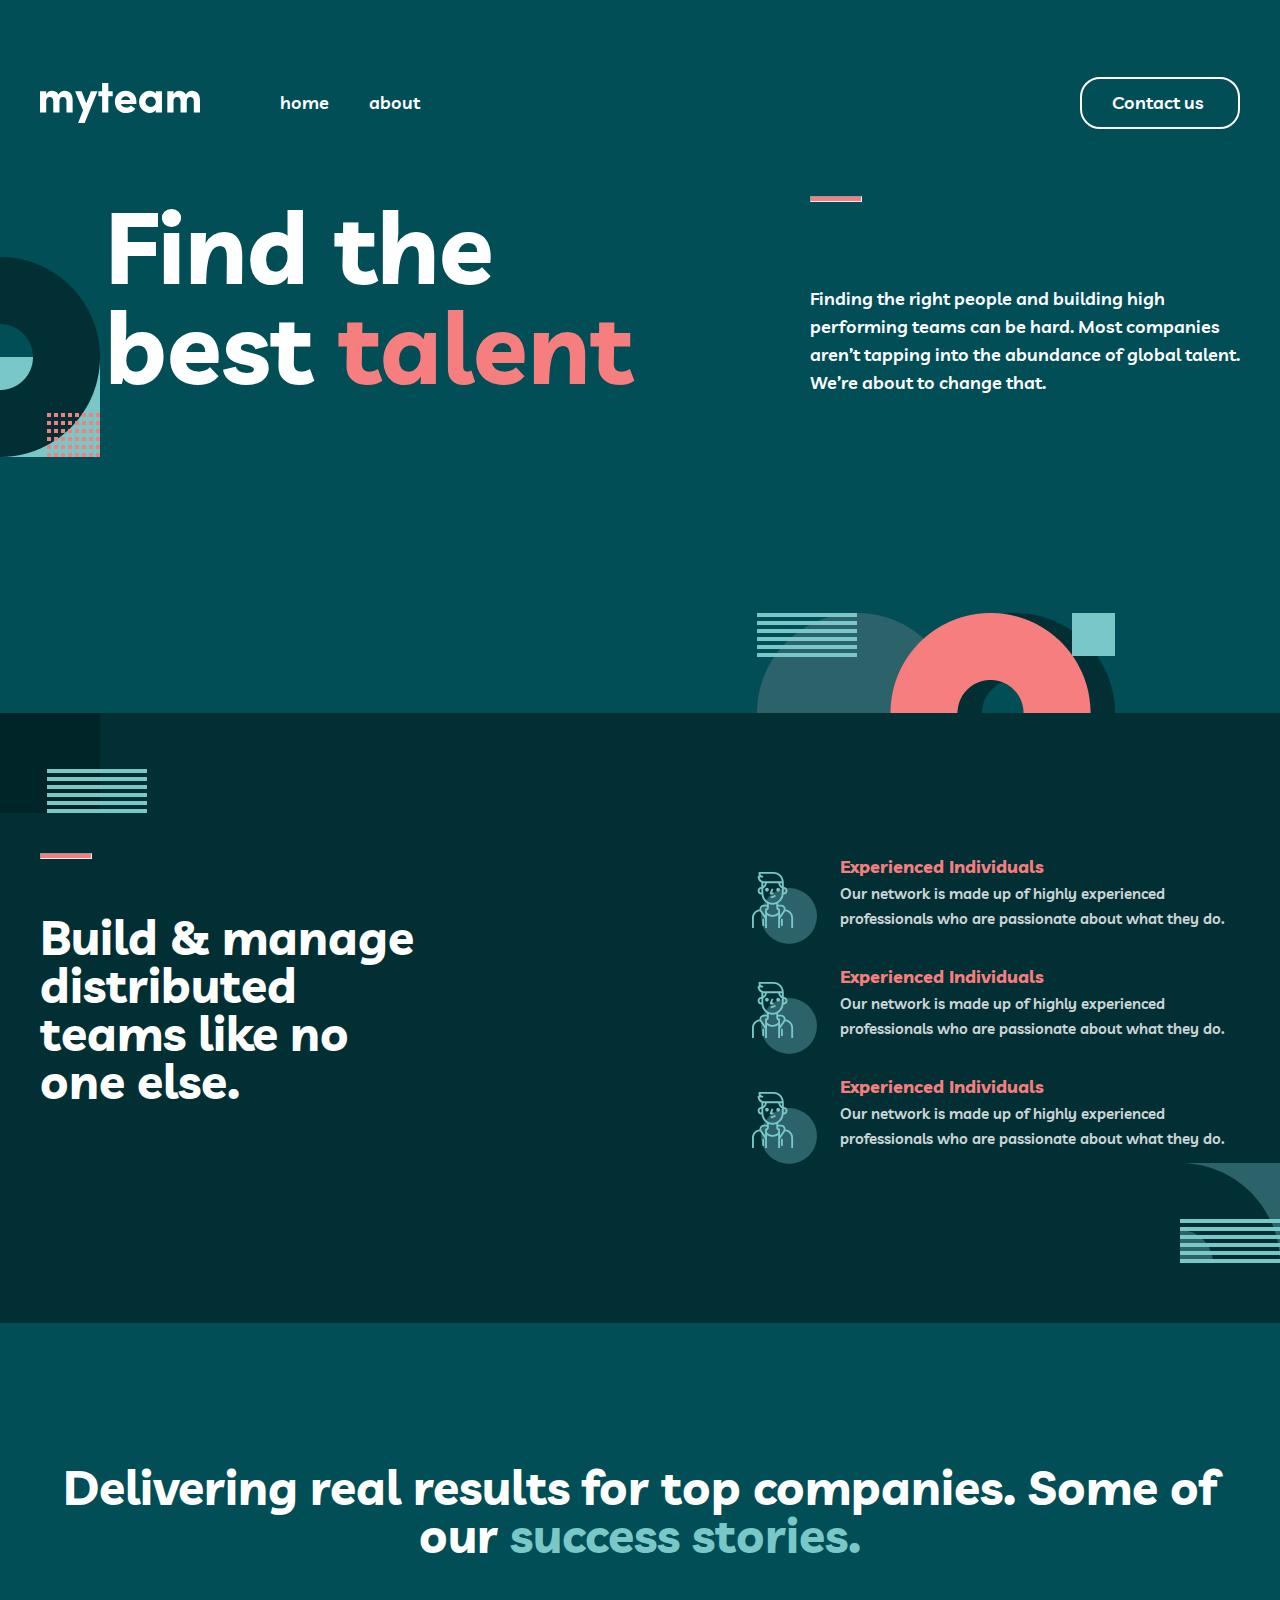
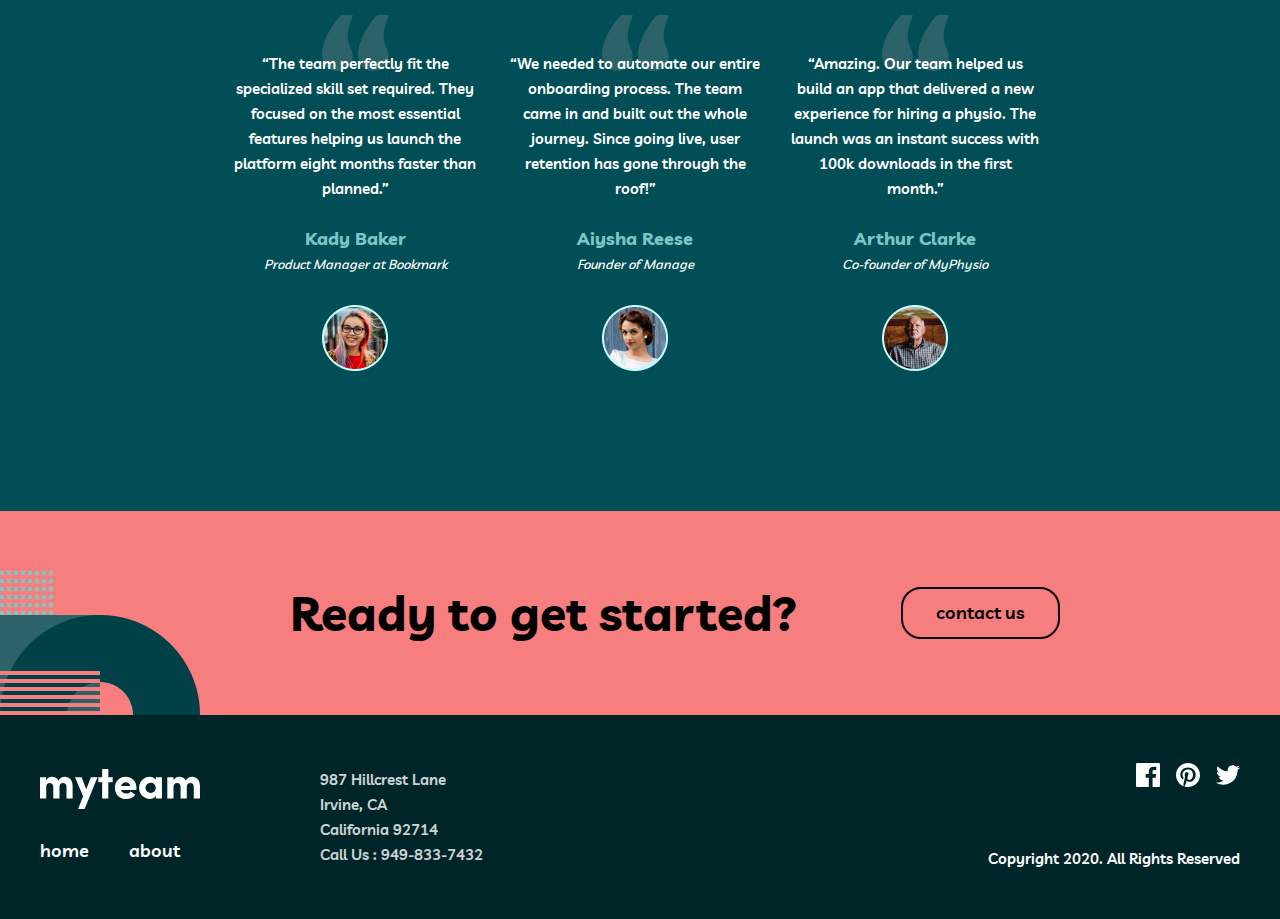
<file: index.html>
<!DOCTYPE html>
<html lang="en">
  <head>
    <meta charset="UTF-8" />
    <meta name="viewport" content="width=device-width, initial-scale=1.0" />
    <link rel="stylesheet" href="./styles/style.css" />
    <title>MY team | home</title>
    <link rel="shortcut icon" href="images/myteam 2.svg" type="image/x-icon">
  </head>
  <body>
    <!-- header start -->
    <header class="header headerimg">
      <div class="container">
        
      <nav class="nav">
        <div class="nav-left">
          <img src="images/myteam 2.svg" alt="my team logo">
          <div class="nav-ul">
            <ul class="nav-link-left">
              <li class="nav-links"><a class="" href="index.html">home</a></li>
              <li class="nav-links"><a class="" href="about.html">about</a></li>
            </ul>
          </div>
      </div>
            <a class="nav-right-a" href="contact.html">Contact us</a>
          </ul>
        </nav>
      <section>
        <div class="talent">
          <div class="talent-left"><h1 class="talent-h1">Find the <br> best <span>talent</span></h1></div>
          <div class="talent-right">
            <hr class="talent-hr">
            <p class="talent-p">Finding the right people and building high <br> performing teams can be hard. Most companies <br> aren’t tapping into the abundance of global talent. <br> We’re about to change that.</p>
          </div>
        </div>
      </section>
      </div>
      
    </header>
    <!-- header end -->

    <!-- main start -->
    <main class="main">
      <section class="build mainimg  resuldimg">
        <div class="container">
          <div class="build-df">
            <div class="text-left">
              <hr class="build-hr">
              <h2 class="build-h2">Build & manage distributed teams like no one else.</h2>
            </div>
            <div class="text-right">
              <div class="text">
                <div class="card">
                  <div class="card-img">
                    <img src="images/icon-feature-experience (1).svg" alt="" width="72" height="72"></div>
                    <div class="card-text">
                      <h5 class="card-h5">Experienced Individuals</h5>
                      <p class="card-p">Our network is made up of highly experienced professionals who are passionate about what they do.</p>
                    </div>
                </div>
                <div class="card">
                  <div class="card-img">
                    <img src="images/icon-feature-experience (1).svg" alt="" width="72" height="72"></div>
                    <div class="card-text">
                      <h5 class="card-h5">Experienced Individuals</h5>
                      <p class="card-p">Our network is made up of highly experienced professionals who are passionate about what they do.</p>
                    </div>
                </div>
                <div class="card">
                  <div class="card-img">
                    <img src="images/icon-feature-experience (1).svg" alt="" width="72" height="72"></div>
                    <div class="card-text">
                      <h5 class="card-h5">Experienced Individuals</h5>
                      <p class="card-p">Our network is made up of highly experienced professionals who are passionate about what they do.</p>
                    </div>
                </div>
              </div>
            </div>
          </div>
        </section>
        <section class="result ">
          <div class="container">
            <div class="resuld-text">
              <h2 class="result-h2">
                Delivering real results for top companies. Some of our <span>success stories.</span>
              </h2>
            </div>
            <div class="resuld-cards">
              <div class="resul-card">
                <img class="result-qoshtirnoq-img" src="images/icon-quotes.svg" alt="">
                <p class="result-p">
                  “The team perfectly fit the specialized skill set required. They focused on the most essential features helping us launch the platform eight months faster than planned.”
                </p>
                <h4 class="resuld-h4">
                  Kady Baker
                </h4>
                <h6 class="resuld-h6">
                  Product Manager at Bookmark
                </h6>
                <img class="img-pnj" src="images/kady.png" alt="kadiy">
              </div>
              
              <div class="resul-card">
                <img class="result-qoshtirnoq-img" src="images/icon-quotes.svg" alt="">
                <p class="result-p">
                  “We needed to automate our entire onboarding process. The team came in and built out the whole journey. Since going live, user retention has gone through the roof!”
                </p>
                <h4 class="resuld-h4">
                  Aiysha Reese
                </h4>
                <h6 class="resuld-h6">
                  Founder of Manage
                </h6>
                <img class="img-pnj" src="images/aisha.png" alt="kadiy">
              </div>
              
              <div class="resul-card">
                <img class="result-qoshtirnoq-img " src="images/icon-quotes.svg" alt="">
                <p class="result-p">
                  “Amazing. Our team helped us build an app that delivered a new experience for hiring a physio. The launch was an instant success with 100k downloads in the first month.”
                </p>
                <h4 class="resuld-h4">
                  Arthur Clarke
                </h4>
                <h6 class="resuld-h6">
                  Co-founder of MyPhysio
                </h6>
                <img class="img-pnj" src="images/arthur.png" alt="kadiy">
              </div>
            </div>
          </div>
        </section>
        
        <section class="contact contactimg">
          <div class="container">
            <div class="contact-df">
              <div class="contact-left">
                <h2 class="contact-h2">Ready to get started?</h2>
              </div>
              <div class="contact right">
                <a class="contact-a" href="">contact us</a>
              </div>
            </div>
          </div>
        </section>
      </main>
      </div>
    <!-- main end -->

    <!-- footer start -->
    <footer class="footer">
      <section class="footer-section">
        <div class="container">
          
        <div class="footer-text">
          <div class="footer-left">
            <div class="footer-logo-ul">
              <a href="index.html"><img src="images/myteam 2.svg" alt=""></a>
              
              <ul class="footer-lf-ul">
                <li class="nav-links"><a class="footer-li-a" href="#">home</a></li>
                <li class="nav-links"><a class="footer-li-a" href="about.html">about</a></li>
              </ul>
            </div>
           <div class="footer-uls">
              <ul class="footer-ul">
                <li class="footer-li"><a class="footer-links" href="#">987  Hillcrest Lane</a></li>
                <li class="footer-li"><a class="footer-links" href="#">Irvine, CA</a></li>
                <li class="footer-li"><a class="footer-links" href="#">California 92714</a></li>
                <li class="footer-li"><a class="footer-links" href="#">Call Us : 949-833-7432 </a></li>
              </ul>
           </div>
          </div>
          <div class="footer-right">

              <ul class="footer-right-ul">
                <li class="footer-rights"><a href="#"><svg width="24" height="24" viewBox="0 0 24 24" fill="none" xmlns="http://www.w3.org/2000/svg">
                  <path d="M22.675 0H1.325C0.593 0 0 0.593 0 1.325V22.676C0 23.407 0.593 24 1.325 24H12.82V14.706H9.692V11.084H12.82V8.413C12.82 5.313 14.713 3.625 17.479 3.625C18.804 3.625 19.942 3.724 20.274 3.768V7.008L18.356 7.009C16.852 7.009 16.561 7.724 16.561 8.772V11.085H20.148L19.681 14.707H16.561V24H22.677C23.407 24 24 23.407 24 22.675V1.325C24 0.593 23.407 0 22.675 0Z" fill="white"/>
                  </svg></a></li>
                <li class="footer-rights"><a href="#"><svg width="24" height="24" viewBox="0 0 24 24" fill="none" xmlns="http://www.w3.org/2000/svg">
                  <path d="M12 0C5.373 0 0 5.372 0 12C0 17.084 3.163 21.426 7.627 23.174C7.522 22.225 7.427 20.769 7.669 19.733C7.887 18.796 9.076 13.768 9.076 13.768C9.076 13.768 8.717 13.049 8.717 11.986C8.717 10.318 9.684 9.072 10.888 9.072C11.911 9.072 12.406 9.841 12.406 10.762C12.406 11.791 11.751 13.33 11.412 14.757C11.129 15.951 12.011 16.926 13.189 16.926C15.322 16.926 16.961 14.677 16.961 11.431C16.961 8.558 14.897 6.549 11.949 6.549C8.535 6.549 6.531 9.11 6.531 11.756C6.531 12.787 6.928 13.894 7.424 14.494C7.522 14.613 7.536 14.718 7.507 14.839L7.174 16.199C7.121 16.419 7 16.466 6.772 16.36C5.273 15.662 4.336 13.471 4.336 11.711C4.336 7.926 7.086 4.449 12.265 4.449C16.428 4.449 19.663 7.416 19.663 11.38C19.663 15.516 17.056 18.844 13.436 18.844C12.22 18.844 11.077 18.213 10.686 17.466L9.938 20.319C9.667 21.362 8.936 22.669 8.446 23.465C9.57 23.812 10.763 24 12 24C18.627 24 24 18.627 24 12C24 5.372 18.627 0 12 0Z" fill="white"/>
                  </svg></a></li>
                <li class="footer-rights"><a href="#"><svg width="24" height="20" viewBox="0 0 24 20" fill="none" xmlns="http://www.w3.org/2000/svg">
                  <path d="M24 2.55699C23.117 2.94899 22.168 3.21299 21.172 3.33199C22.189 2.72299 22.97 1.75799 23.337 0.607986C22.386 1.17199 21.332 1.58199 20.21 1.80299C19.313 0.845986 18.032 0.247986 16.616 0.247986C13.437 0.247986 11.101 3.21399 11.819 6.29299C7.728 6.08799 4.1 4.12799 1.671 1.14899C0.381 3.36199 1.002 6.25699 3.194 7.72299C2.388 7.69699 1.628 7.47599 0.965 7.10699C0.911 9.38799 2.546 11.522 4.914 11.997C4.221 12.185 3.462 12.229 2.69 12.081C3.316 14.037 5.134 15.46 7.29 15.5C5.22 17.123 2.612 17.848 0 17.54C2.179 18.937 4.768 19.752 7.548 19.752C16.69 19.752 21.855 12.031 21.543 5.10599C22.505 4.41099 23.34 3.54399 24 2.55699Z" fill="white"/>
                  </svg></a></li>
              </ul>
              <p class="footer-r-p">Copyright 2020. All Rights Reserved</p>
          </div>
        </div>
        </div>
      </section>
    </footer>
    <!-- footer start -->
  </body>
</html>
</file>
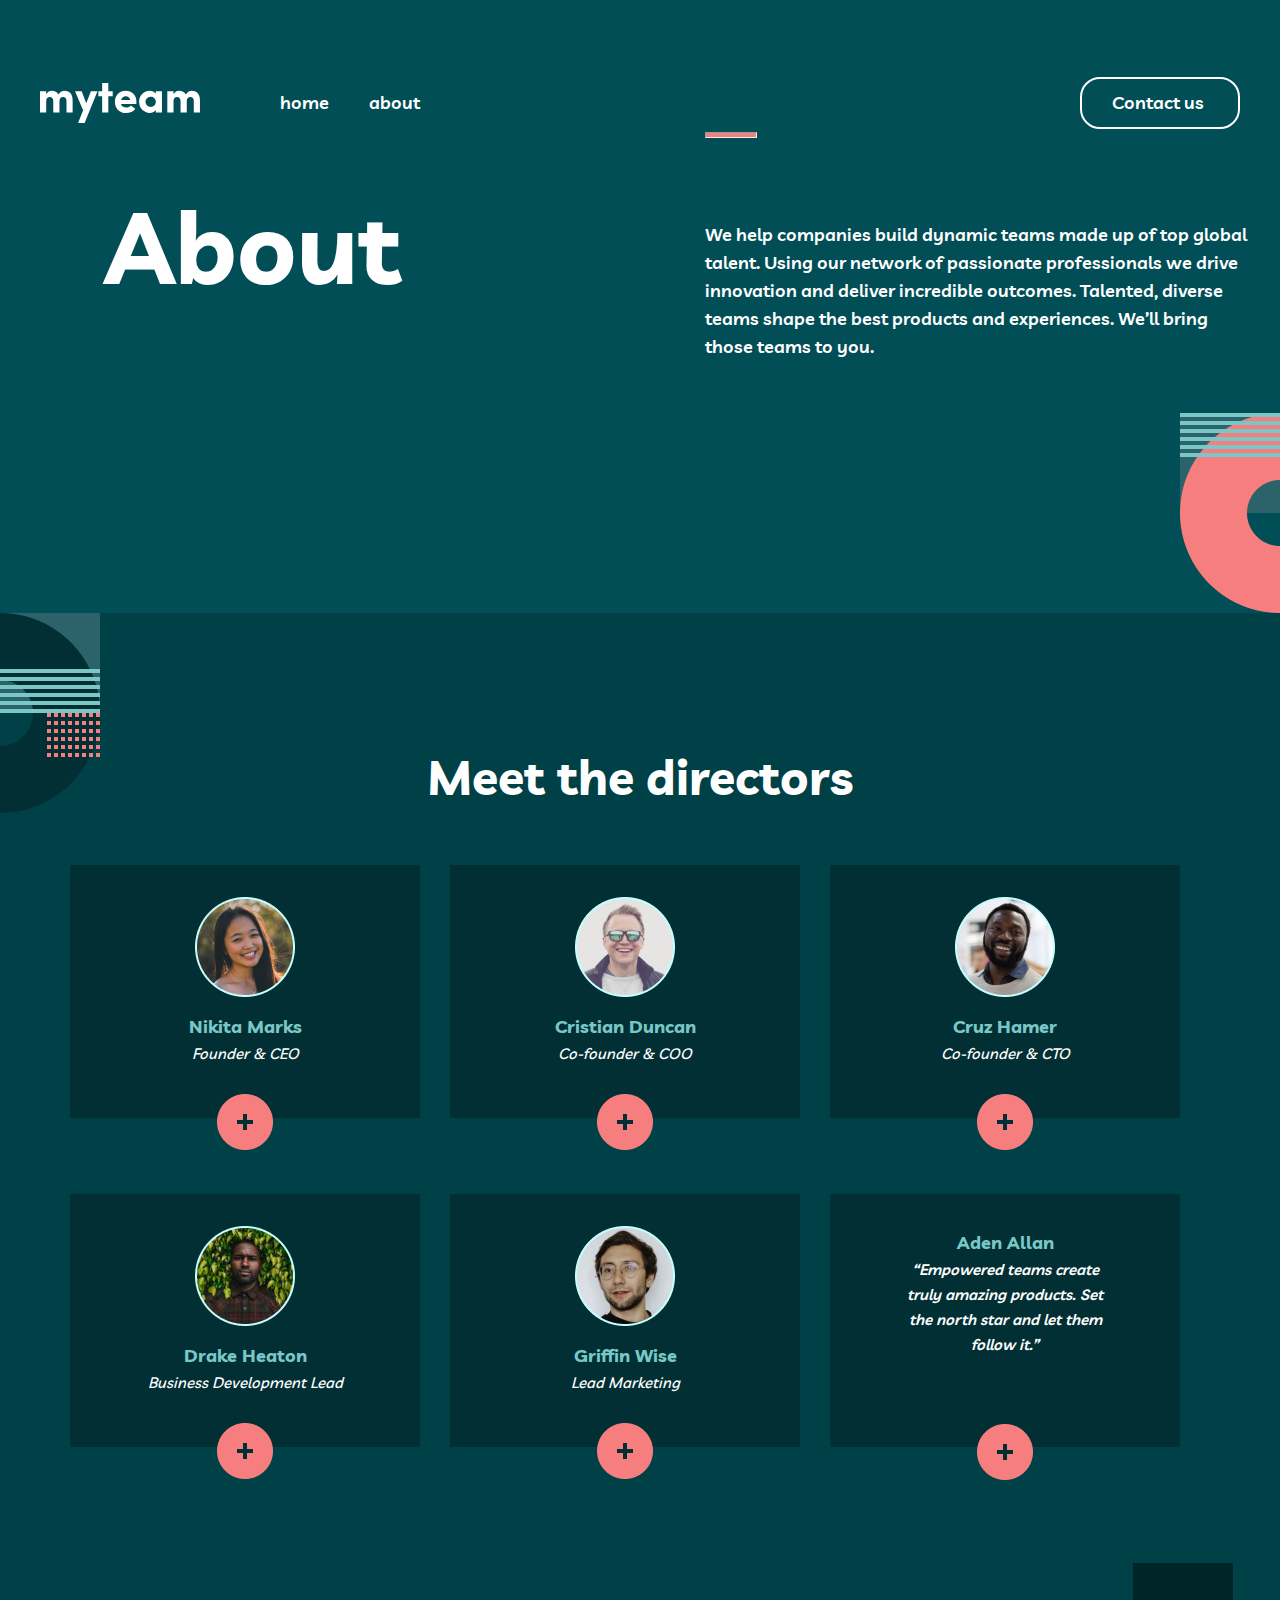
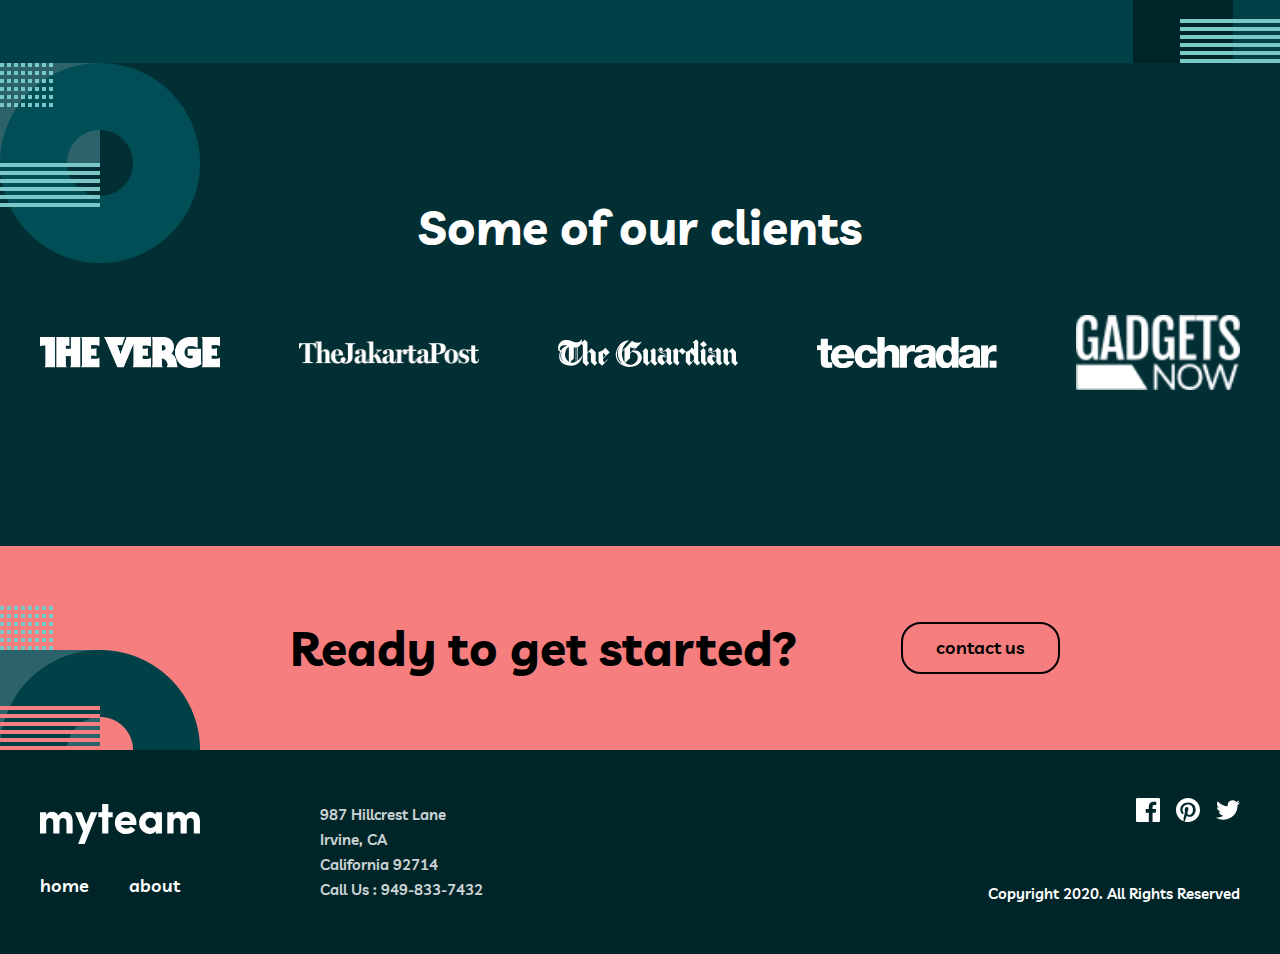
<file: about.html>
<!DOCTYPE html>
<html lang="en">
<head>
     <meta charset="UTF-8">
     <meta name="viewport" content="width=device-width, initial-scale=1.0">
     <title>my team | about</title>
     <link rel="stylesheet" href="styles/style.css">
</head>
<body>
         <!-- header start -->
    <header class="header bc-img">
     <div class="container">
       
     <nav class="nav">
       <div class="nav-left">
        <a href="index.html"> <img src="images/myteam 2.svg" alt="my team logo"></a>
         <div class="nav-ul">
           <ul class="nav-link-left">
             <li class="nav-links"><a class="" href="index.html">home</a></li>
             <li class="nav-links"><a class="" href="about.html">about</a></li>
           </ul>
         </div>
     </div>
           <a class="nav-right-a" href="contact.html">Contact us</a>
         </ul>
       </nav>
     <section>
       <div class="talent">
         <div class="talent-left"><h1 class="talent-h1">About</h1></div>
         <div class="talent-right">
           <hr class="talent-hr">
           <p class="talentt-p">We help companies build dynamic teams made up of top global talent. Using our network of passionate professionals we drive innovation and deliver incredible outcomes. Talented, diverse teams shape the best products and experiences. We’ll bring those teams to you.</p>
         </div>
       </div>
     </section>
     </div>
     
   </header>
   <!-- header end -->

   <!-- main start -->
   <main >
        <section class="meet mainimgg">
          <div class="container">
            
          <div class="main-text">
            <h2 class="main-text-h2">Meet the directors</h2>
            <div class="main-cards">
              <div class="main-card">
                  <img src="images/nikita.png" alt="">
                  <h4 class="card-text-h4">Nikita Marks</h4>
                  <h6 class="card-text-h6">Founder & CEO</h6>
                  <img id="main-card-img" src="images/Group 13.png" alt="">
              </div>
              <div class="main-card">
                <img src="images/cristian.png" alt="">
                <h4 class="card-text-h4">Cristian Duncan</h4>
                <h6 class="card-text-h6">Co-founder & COO</h6>
                <img id="main-card-img" src="images/Group 13.png" alt="">
            </div>
            <div class="main-card">
              <img src="images/cruz.png" alt="">
              <h4 class="card-text-h4">Cruz Hamer</h4>
              <h6 class="card-text-h6">Co-founder & CTO</h6>
              <img id="main-card-img" src="images/Group 13.png" alt="">
          </div>
          </div>
          <div class="main-cards">
            <div class="main-card">
                <img src="images/drake.png" alt="">
                <h4 class="card-text-h4">Drake Heaton</h4>
                <h6 class="card-text-h6">Business Development Lead</h6>
                <img id="main-card-img" src="images/Group 13.png" alt="">
            </div>
            <div class="main-card">
              <img src="images/griffin.png" alt="">
              <h4 class="card-text-h4">Griffin Wise</h4>
              <h6 class="card-text-h6">Lead Marketing</h6>
              <img id="main-card-img" src="images/Group 13.png" alt="">
          </div>
          <div class="main-card">
            <h4 class="card-text-h4 mt35">Aden Allan</h4>
            <h6 class="card-text-h6 widt">“Empowered teams create truly amazing products. Set the north star and let them follow it.”</h6>

            <img id="main-card-imgg"src="images/Group 13.png" alt="">
        </div>
        </div>
          </div>
        </section>
        <section class="some some-imgs">
          <div class="container">
            
          <div class="some-text">
            <h2 class="some-text-h2">Some of our clients</h2>
            <div class="some-logos">
              <div class="some-logo">
                <img class="some-imgss" src="images/the-verge@2x.png" alt="">
                <img class="some-imgss"  src="images/the-jakarta-post@2x.png" alt="">
                <img class="some-imgss" src="images/the-guardian@2x.png" alt="">
                <img class="some-imgss" src="images/techradar@2x.png" alt="">
                <img class="some-imgss" src="images/gadgets-now.png" alt="">
              </div>
            </div>
          </div>
          </div>
        </section>
        <section class="contact contactimg">
          <div class="container">
            <div class="contact-df">
              <div class="contact-left">
                <h2 class="contact-h2">Ready to get started?</h2>
              </div>
              <div class="contact right">
                <a class="contact-a" href="">contact us</a>
              </div>
            </div>
          </div>
        </section>
   </main>
   <!-- main and -->
     <!-- footer start -->
     <footer class="footer">
      <section class="footer-section">
        <div class="container">
          
        <div class="footer-text">
          <div class="footer-left">
            <div class="footer-logo-ul">
              <a href="index.html"><img src="images/myteam 2.svg" alt=""></a>
              
              <ul class="footer-lf-ul">
                <li class="nav-links"><a class="footer-li-a" href="#">home</a></li>
                <li class="nav-links"><a class="footer-li-a" href="about.html">about</a></li>
              </ul>
            </div>
           <div class="footer-uls">
              <ul class="footer-ul">
                <li class="footer-li"><a class="footer-links" href="#">987  Hillcrest Lane</a></li>
                <li class="footer-li"><a class="footer-links" href="#">Irvine, CA</a></li>
                <li class="footer-li"><a class="footer-links" href="#">California 92714</a></li>
                <li class="footer-li"><a class="footer-links" href="#">Call Us : 949-833-7432 </a></li>
              </ul>
           </div>
          </div>
          <div class="footer-right">

              <ul class="footer-right-ul">
                <li class="footer-rights"><a href="#"><svg width="24" height="24" viewBox="0 0 24 24" fill="none" xmlns="http://www.w3.org/2000/svg">
                  <path d="M22.675 0H1.325C0.593 0 0 0.593 0 1.325V22.676C0 23.407 0.593 24 1.325 24H12.82V14.706H9.692V11.084H12.82V8.413C12.82 5.313 14.713 3.625 17.479 3.625C18.804 3.625 19.942 3.724 20.274 3.768V7.008L18.356 7.009C16.852 7.009 16.561 7.724 16.561 8.772V11.085H20.148L19.681 14.707H16.561V24H22.677C23.407 24 24 23.407 24 22.675V1.325C24 0.593 23.407 0 22.675 0Z" fill="white"/>
                  </svg></a></li>
                <li class="footer-rights"><a href="#"><svg width="24" height="24" viewBox="0 0 24 24" fill="none" xmlns="http://www.w3.org/2000/svg">
                  <path d="M12 0C5.373 0 0 5.372 0 12C0 17.084 3.163 21.426 7.627 23.174C7.522 22.225 7.427 20.769 7.669 19.733C7.887 18.796 9.076 13.768 9.076 13.768C9.076 13.768 8.717 13.049 8.717 11.986C8.717 10.318 9.684 9.072 10.888 9.072C11.911 9.072 12.406 9.841 12.406 10.762C12.406 11.791 11.751 13.33 11.412 14.757C11.129 15.951 12.011 16.926 13.189 16.926C15.322 16.926 16.961 14.677 16.961 11.431C16.961 8.558 14.897 6.549 11.949 6.549C8.535 6.549 6.531 9.11 6.531 11.756C6.531 12.787 6.928 13.894 7.424 14.494C7.522 14.613 7.536 14.718 7.507 14.839L7.174 16.199C7.121 16.419 7 16.466 6.772 16.36C5.273 15.662 4.336 13.471 4.336 11.711C4.336 7.926 7.086 4.449 12.265 4.449C16.428 4.449 19.663 7.416 19.663 11.38C19.663 15.516 17.056 18.844 13.436 18.844C12.22 18.844 11.077 18.213 10.686 17.466L9.938 20.319C9.667 21.362 8.936 22.669 8.446 23.465C9.57 23.812 10.763 24 12 24C18.627 24 24 18.627 24 12C24 5.372 18.627 0 12 0Z" fill="white"/>
                  </svg></a></li>
                <li class="footer-rights"><a href="#"><svg width="24" height="20" viewBox="0 0 24 20" fill="none" xmlns="http://www.w3.org/2000/svg">
                  <path d="M24 2.55699C23.117 2.94899 22.168 3.21299 21.172 3.33199C22.189 2.72299 22.97 1.75799 23.337 0.607986C22.386 1.17199 21.332 1.58199 20.21 1.80299C19.313 0.845986 18.032 0.247986 16.616 0.247986C13.437 0.247986 11.101 3.21399 11.819 6.29299C7.728 6.08799 4.1 4.12799 1.671 1.14899C0.381 3.36199 1.002 6.25699 3.194 7.72299C2.388 7.69699 1.628 7.47599 0.965 7.10699C0.911 9.38799 2.546 11.522 4.914 11.997C4.221 12.185 3.462 12.229 2.69 12.081C3.316 14.037 5.134 15.46 7.29 15.5C5.22 17.123 2.612 17.848 0 17.54C2.179 18.937 4.768 19.752 7.548 19.752C16.69 19.752 21.855 12.031 21.543 5.10599C22.505 4.41099 23.34 3.54399 24 2.55699Z" fill="white"/>
                  </svg></a></li>
              </ul>
              <p class="footer-r-p">Copyright 2020. All Rights Reserved</p>
          </div>
        </div>
        </div>
      </section>
    </footer>
    <!-- footer start -->
</body>
</html>
</file>
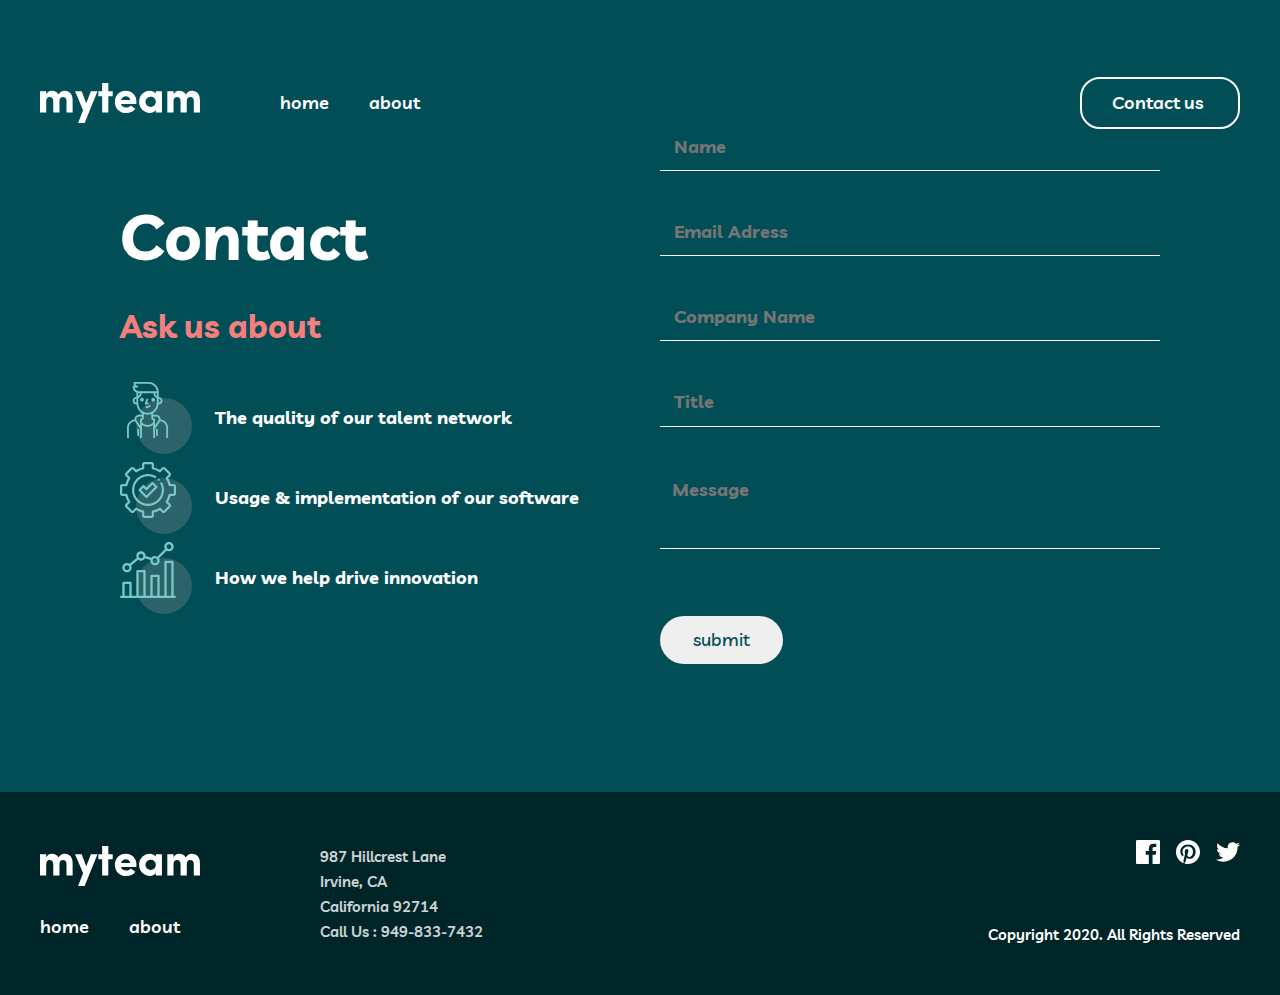
<file: contact.html>
<!DOCTYPE html>
<html lang="en">
<head>
     <meta charset="UTF-8">
     <meta name="viewport" content="width=device-width, initial-scale=1.0">
     <title> my team | contact </title>
     <link rel="stylesheet" href="styles/style.css">
</head>
<body>
     
    <!-- header start -->
    <header class="header ">
     <div class="container">
       
     <nav class="nav">
       <div class="nav-left">
        <a href="index.html"> <img src="images/myteam 2.svg" alt="my team logo"></a>
         <div class="nav-ul">
           <ul class="nav-link-left">
             <li class="nav-links"><a class="" href="index.html">home</a></li>
             <li class="nav-links"><a class="" href="about.html">about</a></li>
           </ul>
         </div>
     </div>
           <a class="nav-right-a" href="contact.html">Contact us</a>
         </ul>
       </nav>
       <section class="contact2">
          <div class="contact2-text">
               <div class="contact2-left">
                    <h2 class="contact2-left-h2">
                         Contact
                    </h2>
                    <h3 class="contac2-text-h3">
                         Ask us about
                    </h3>
                    <div class="contact2-cards">
                         <div class="contact2-card">
                              <div class="contact2-img">
                              <img src="images/icon-feature-experience (1).svg" alt="">
                              </div>
                              <p class="contact2-card-p">The quality of our talent network</p>
                         </div>
                         <div class="contact2-card">
                              <div class="contact2-img">
                                   <img src="images/Group 12.svg" alt=""></div>
                              <p class="contact2-card-p">Usage & implementation of our software</p>
                         </div>
                         <div class="contact2-card">
                              <div class="contact2-img">
                                   <img  src="images/Group 13.svg" alt=""></div>
                              <p class="contact2-card-p" >How we help drive innovation</p>
                         </div>
                    </div>
               </div>
               <div class="contact2-right">
                    <div class="contact_input">
                         <input class="input-1" type="text" placeholder="Name">
                         <input class="input-1" type="text" placeholder="Email Adress">
                         <input class="input-1" type="text" placeholder="Company Name">
                         <input class="input-1" type="text" placeholder="Title">
                         <input class="input-1" type="text" placeholder="Message  ">
                    </div>
                    <button class="btns">submit</button>
               </div>
          </div>
       </section>
     
   </header>
   <!-- header end -->
   <!-- footer start -->
    <footer class="footer">
     <section class="footer-section">
       <div class="container">
         
       <div class="footer-text">
         <div class="footer-left">
           <div class="footer-logo-ul">
             <a href="index.html"><img src="images/myteam 2.svg" alt=""></a>
             
             <ul class="footer-lf-ul">
               <li class="nav-links"><a class="footer-li-a" href="#">home</a></li>
               <li class="nav-links"><a class="footer-li-a" href="about.html">about</a></li>
             </ul>
           </div>
          <div class="footer-uls">
             <ul class="footer-ul">
               <li class="footer-li"><a class="footer-links" href="#">987  Hillcrest Lane</a></li>
               <li class="footer-li"><a class="footer-links" href="#">Irvine, CA</a></li>
               <li class="footer-li"><a class="footer-links" href="#">California 92714</a></li>
               <li class="footer-li"><a class="footer-links" href="#">Call Us : 949-833-7432 </a></li>
             </ul>
          </div>
         </div>
         <div class="footer-right">

             <ul class="footer-right-ul">
               <li class="footer-rights"><a href="#"><svg width="24" height="24" viewBox="0 0 24 24" fill="none" xmlns="http://www.w3.org/2000/svg">
                 <path d="M22.675 0H1.325C0.593 0 0 0.593 0 1.325V22.676C0 23.407 0.593 24 1.325 24H12.82V14.706H9.692V11.084H12.82V8.413C12.82 5.313 14.713 3.625 17.479 3.625C18.804 3.625 19.942 3.724 20.274 3.768V7.008L18.356 7.009C16.852 7.009 16.561 7.724 16.561 8.772V11.085H20.148L19.681 14.707H16.561V24H22.677C23.407 24 24 23.407 24 22.675V1.325C24 0.593 23.407 0 22.675 0Z" fill="white"/>
                 </svg></a></li>
               <li class="footer-rights"><a href="#"><svg width="24" height="24" viewBox="0 0 24 24" fill="none" xmlns="http://www.w3.org/2000/svg">
                 <path d="M12 0C5.373 0 0 5.372 0 12C0 17.084 3.163 21.426 7.627 23.174C7.522 22.225 7.427 20.769 7.669 19.733C7.887 18.796 9.076 13.768 9.076 13.768C9.076 13.768 8.717 13.049 8.717 11.986C8.717 10.318 9.684 9.072 10.888 9.072C11.911 9.072 12.406 9.841 12.406 10.762C12.406 11.791 11.751 13.33 11.412 14.757C11.129 15.951 12.011 16.926 13.189 16.926C15.322 16.926 16.961 14.677 16.961 11.431C16.961 8.558 14.897 6.549 11.949 6.549C8.535 6.549 6.531 9.11 6.531 11.756C6.531 12.787 6.928 13.894 7.424 14.494C7.522 14.613 7.536 14.718 7.507 14.839L7.174 16.199C7.121 16.419 7 16.466 6.772 16.36C5.273 15.662 4.336 13.471 4.336 11.711C4.336 7.926 7.086 4.449 12.265 4.449C16.428 4.449 19.663 7.416 19.663 11.38C19.663 15.516 17.056 18.844 13.436 18.844C12.22 18.844 11.077 18.213 10.686 17.466L9.938 20.319C9.667 21.362 8.936 22.669 8.446 23.465C9.57 23.812 10.763 24 12 24C18.627 24 24 18.627 24 12C24 5.372 18.627 0 12 0Z" fill="white"/>
                 </svg></a></li>
               <li class="footer-rights"><a href="#"><svg width="24" height="20" viewBox="0 0 24 20" fill="none" xmlns="http://www.w3.org/2000/svg">
                 <path d="M24 2.55699C23.117 2.94899 22.168 3.21299 21.172 3.33199C22.189 2.72299 22.97 1.75799 23.337 0.607986C22.386 1.17199 21.332 1.58199 20.21 1.80299C19.313 0.845986 18.032 0.247986 16.616 0.247986C13.437 0.247986 11.101 3.21399 11.819 6.29299C7.728 6.08799 4.1 4.12799 1.671 1.14899C0.381 3.36199 1.002 6.25699 3.194 7.72299C2.388 7.69699 1.628 7.47599 0.965 7.10699C0.911 9.38799 2.546 11.522 4.914 11.997C4.221 12.185 3.462 12.229 2.69 12.081C3.316 14.037 5.134 15.46 7.29 15.5C5.22 17.123 2.612 17.848 0 17.54C2.179 18.937 4.768 19.752 7.548 19.752C16.69 19.752 21.855 12.031 21.543 5.10599C22.505 4.41099 23.34 3.54399 24 2.55699Z" fill="white"/>
                 </svg></a></li>
             </ul>
             <p class="footer-r-p">Copyright 2020. All Rights Reserved</p>
         </div>
       </div>
       </div>
     </section>
   </footer>
   <!-- footer start -->
</body>
</html>
</file>
<file: styles/style.css>
@import url("normalise.css");
@import url("nav.css");
@import url("root.css");
@import url("main.css");
@import url("contact.css");
@import url("footer.css");
@import url("about.css");
@import url("contact2.css");

/* livvic-500 - latin */
@font-face {
  font-display: swap; /* Check https://developer.mozilla.org/en-US/docs/Web/CSS/@font-face/font-display for other options. */
  font-family: 'Livvic';
  font-style: normal;
  font-weight: 500;
  src: url('../fonts/livvic-v14-latin-500.woff2') format('woff2'); /* Chrome 36+, Opera 23+, Firefox 39+, Safari 12+, iOS 10+ */
}
/* livvic-600 - latin */
@font-face {
  font-display: swap; /* Check https://developer.mozilla.org/en-US/docs/Web/CSS/@font-face/font-display for other options. */
  font-family: 'Livvic';
  font-style: normal;
  font-weight: 600;
  src: url('../fonts/livvic-v14-latin-600.woff2') format('woff2'); /* Chrome 36+, Opera 23+, Firefox 39+, Safari 12+, iOS 10+ */
}
/* livvic-700 - latin */
@font-face {
  font-display: swap; /* Check https://developer.mozilla.org/en-US/docs/Web/CSS/@font-face/font-display for other options. */
  font-family: 'Livvic';
  font-style: normal;
  font-weight: 700;
  src: url('../fonts/livvic-v14-latin-700.woff2') format('woff2'); /* Chrome 36+, Opera 23+, Firefox 39+, Safari 12+, iOS 10+ */
}

* {
  margin: 0;
  padding: 0;
  box-sizing: border-box;
}

html {
  font-size: 62.5%;
  scroll-behavior: smooth;
}

img {
  display: flex;
  object-fit: cover;
}

ul,
ol {
  list-style: none;
}

a {
  display: inline-block;
  text-decoration: none;
}

body {
  font-family: 'Livvic';
  display: flex;
  flex-direction: column;
  height: 100%;
  background-color: var(--backroundcolortoqkok);
}

main {
  flex-grow: 1;
}

.container {
  width: 100%;
  max-width: 1260px;
  margin-left: auto;
  margin-right: auto;
  padding-left: 30px;
  padding-right: 30px;
}
</file>
